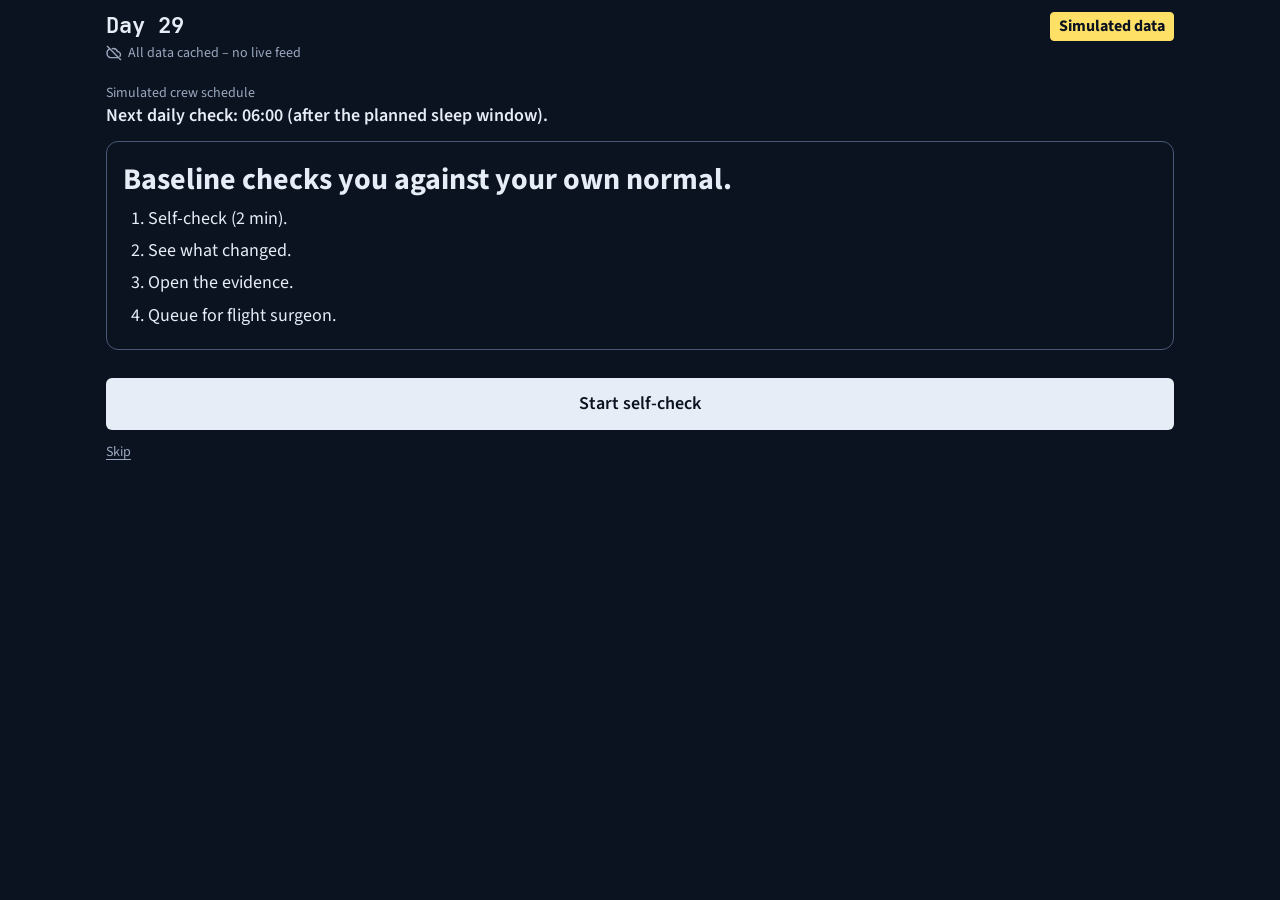
<file: index.html>
<!doctype html>
<html lang="en">
<head>
<meta charset="utf-8">
<meta name="viewport" content="width=device-width, initial-scale=1, viewport-fit=cover">
<meta http-equiv="Content-Security-Policy" content="default-src 'self'; style-src 'self' 'unsafe-inline'; img-src 'self' data:">
<title>Baseline daily check</title>
<link rel="icon" href="data:,">
<link rel="preload" href="fonts/source-sans-3-latin-wght-normal.woff2?v=fe93b8f82d" as="font" type="font/woff2" crossorigin>
<link rel="preload" href="fonts/jb-mono-regular.woff2?v=366a644383" as="font" type="font/woff2" crossorigin>
<link rel="stylesheet" href="tokens.css?v=482f5bfe40">
<script src="errors.js?v=8cd9c76036"></script>
<script src="theme.js?v=01a88a6408"></script>
<style>
* { box-sizing: border-box; }
html { -webkit-text-size-adjust: 100%; }
@media (hover: none) and (pointer: coarse) { /* touch screens only: no scrollbar track; scrolling still works */
  html { scrollbar-width: none; }
  html::-webkit-scrollbar { display: none; }
}
body {
  margin: 0;
  background: var(--scrub);
  color: var(--ink);
  font: 400 18px/1.45 var(--sans);
}
:focus-visible { outline: 2px solid var(--ink); outline-offset: 3px; }
h1[tabindex]:focus { outline: none; }
[hidden] { display: none !important; }
.js-error {
  margin: 0; padding: 8px 16px; background: var(--error); color: var(--ink);
  font-size: 14px; font-weight: 600; white-space: pre-wrap; overflow-wrap: anywhere;
}

.top {
  position: sticky; top: 0; z-index: 1;
  display: flex; flex-wrap: wrap; gap: 4px 8px; justify-content: space-between; align-items: flex-start; /* a badge or chip too wide to sit beside the line drops under it */
  max-width: 480px; margin: 0 auto; padding: 12px 16px 8px;
  background: var(--scrub); color: var(--quiet); font-size: 14px;
}
.top-left { display: flex; flex-direction: column; gap: 2px; }
#day-label { font-family: var(--mono); color: var(--ink); font-size: 22px; line-height: 1.3; font-weight: 600; }
.offline { display: flex; align-items: center; gap: 6px; white-space: nowrap; }
.offline svg { width: 16px; height: 16px; flex: none; }
.top-right { display: flex; align-items: center; gap: 8px; }
/* Big enough to read in a screen recording. */
.sim { padding: 2px 8px; border: 1px solid var(--sim-border); border-radius: 4px; background: var(--sim); color: var(--sim-ink); font-size: 16px; font-weight: 700; }
main { max-width: 480px; margin: 0 auto; padding: 0 16px 56px; }
h1 { margin: 12px 0 8px; font-size: 30px; line-height: 1.2; font-weight: 700; }
h2 { margin: 24px 0 4px; font-size: 22px; line-height: 1.25; font-weight: 700; }
p { margin: 0 0 12px; }
.meta { font-size: 14px; color: var(--quiet); }
.num { font-variant-numeric: tabular-nums; }

button, input { font: inherit; color: inherit; } /* 18 px inputs: iOS Safari zooms on focus below 16 px */
a { color: inherit; text-underline-offset: 3px; }
.primary {
  display: block; width: 100%; min-height: 52px; margin-top: 28px; padding: 12px 20px;
  border: 0; border-radius: 6px; background: var(--ink); color: var(--scrub);
  font-weight: 600; cursor: pointer;
}
.secondary {
  display: block; width: 100%; min-height: 52px; margin-top: 12px; padding: 12px 20px;
  border: 1.5px solid var(--ink); border-radius: 6px; background: none; color: var(--ink);
  font-weight: 600; cursor: pointer;
}
.n { font-variant-numeric: tabular-nums; white-space: nowrap; } /* a number and its unit inside a sentence (app.js monoNums): the sentence's own font, tabular figures */
#b1-reading .n, #b1-level .n { font-family: var(--mono); } /* the solar alert readouts stand alone: number font */
.text-button.back { display: flex; align-items: center; gap: 12px; color: var(--ink); font-size: 18px; }
.back::before { content: ""; width: 9px; height: 9px; margin-left: 4px; border-left: 2px solid currentColor; border-bottom: 2px solid currentColor; transform: rotate(45deg); }
.text-button {
  min-height: 44px; min-width: 44px; padding: 0; border: 0; background: none; text-align: left; /* "Skip" alone is narrower than 44 px */
  color: var(--quiet); font-size: 14px; text-decoration: underline; text-underline-offset: 3px; cursor: pointer;
}

/* Reaction test: the one framed object, because it is the part you touch. */
.rt {
  display: flex; flex-direction: column; align-items: center; justify-content: center; gap: 4px;
  width: 100%; height: 200px; margin-top: 12px;
  border: 1.5px solid var(--strong); border-radius: 12px; background: none;
  cursor: pointer; touch-action: manipulation; user-select: none; -webkit-user-select: none;
}
.rt:has(.rt-dot:not([hidden])) { background: var(--rt-go); }
.rt-dot { width: 64px; height: 64px; border-radius: 50%; background: var(--rt-dot); }
#rt-status, .step-field { font-family: var(--mono); }
#rt-status { margin-top: 12px; font-size: 16px; color: var(--ink); }
.step-field { font-size: 24px; }
#sleep { border-color: transparent; } /* the stepper buttons are the frame (design) */
.rt-big { font-family: var(--mono); font-size: 36px; line-height: 1.1; font-weight: 600; font-variant-numeric: tabular-nums; }
#rt-again { display: block; }

.daily { margin: 12px 0 0; font-weight: 600; }
.daily > span { display: block; }
.daily .meta { font-weight: 400; }
.guide { margin-top: 12px; padding: 20px 16px; border: 1.5px solid var(--strong); border-radius: 12px; }
.guide h1 { margin-top: 0; }
.guide ol { margin: 0; padding-left: 1.4em; }
.guide li + li { margin-top: 6px; }
.saved-box, .log { margin-top: 24px; padding-top: 16px; border-top: 1px solid var(--strong); }
.saved-box p { margin-top: 0; }

.stepper { display: grid; grid-template-columns: 56px 1fr 56px; gap: 8px; align-items: center; margin-top: 8px; }
.step-btn {
  min-height: 56px; border: 1px solid var(--strong); border-radius: 6px; background: none;
  font-size: 28px; line-height: 1; cursor: pointer; touch-action: manipulation;
}
.step-field { display: flex; align-items: baseline; justify-content: center; gap: 6px; font-weight: 600; }
.field {
  min-height: 48px; padding: 8px 12px; border: 1px solid var(--strong); border-radius: 6px;
  background: none; -webkit-appearance: none; appearance: none;
}
#sleep { width: 5ch; padding: 8px 4px; text-align: center; font-weight: 600; font-variant-numeric: tabular-nums; -moz-appearance: textfield; }
#sleep::-webkit-inner-spin-button, #sleep::-webkit-outer-spin-button { -webkit-appearance: none; margin: 0; }
#note { display: block; width: 100%; margin-top: 8px; }

label.q { display: block; margin-top: 20px; }
legend { display: block; padding: 0; margin: 0; }
fieldset { border: 0; padding: 0; margin: 28px 0 0; min-width: 0; }
.seg { display: grid; grid-template-columns: repeat(5, 1fr); gap: 6px; margin-top: 8px; }
.seg.two { grid-template-columns: 1fr 1fr; }
.seg input { position: absolute; opacity: 0; width: 1px; height: 1px; }
.seg label {
  display: flex; align-items: center; justify-content: center; min-height: 48px;
  border: 1px solid var(--strong); border-radius: 6px; font-weight: 600; cursor: pointer;
}
.seg input:checked + label { background: var(--ink); border-color: var(--ink); color: var(--scrub); }
.seg input:focus-visible + label { outline: 2px solid var(--ink); outline-offset: 3px; }
.ends { display: flex; justify-content: space-between; margin-top: 4px; font-size: 14px; color: var(--quiet); }
.eye-line { margin: 12px 0 0; font-size: 10px; line-height: 1.4; }
.missing { margin: 16px 0 0; font-weight: 600; }

.channel { margin-top: 20px; }
.channel-head { display: flex; justify-content: space-between; align-items: baseline; font-weight: 600; }
.channel-head .val { font-family: var(--mono); font-size: 20px; font-weight: 600; font-variant-numeric: tabular-nums; }
.plot { position: relative; height: 96px; }
.channel.bottom .plot { height: 118px; }
.summary-line { margin-bottom: 8px; padding-bottom: 12px; border-bottom: 1px solid var(--rule); font-weight: 700; }
.days-line { margin: -4px 0 8px; font-size: 20px; font-weight: 600; }
/* 7 days · 30 days (design P7b): one framed control, the pressed half filled. */
.range { display: grid; grid-template-columns: 1fr 1fr; gap: 4px; margin: 12px 0 0; padding: 3px; border: 1px solid var(--strong); border-radius: 8px; }
.range button {
  min-height: 44px; border: 0; border-radius: 6px; background: none; color: var(--quiet);
  font-family: var(--mono); font-size: 16px; cursor: pointer; touch-action: manipulation;
}
.range button[aria-pressed="true"] { background: var(--ink); color: var(--scrub); font-weight: 600; }
/* Two no-wrap units: the band, and "Flagged" with "Watching". On phones they sit in two tidy rows,
   on wider screens in one; a single item is never left alone on a line. */
.legend { display: flex; flex-wrap: wrap; gap: 4px 12px; list-style: none; padding: 0; margin: 0 0 12px; font-size: 14px; color: var(--quiet); }
.legend li, .legend li > span { display: flex; align-items: center; gap: 6px; white-space: nowrap; }
.legend li { gap: 12px; }
.legend li:first-child { gap: 6px; }
.key { flex: none; width: 12px; height: 12px; border-radius: 50%; }
.key.band { width: 16px; height: 10px; border-radius: 2px; background: var(--band); }
.key.dot { background: var(--flag); }
.key.ring { border: 2px solid var(--flag); background: var(--scrub); }
.follow-note { margin-top: 16px; }

.flag-list, .follow { list-style: none; padding: 0; margin: 20px 0 0; }
.flag-list li + li, .follow li + li { margin-top: 12px; }
.flag {
  position: relative; display: block; width: 100%; padding: 14px 40px 14px 18px; text-align: left;
  border: 1px solid var(--card-border); border-left: 4px solid var(--flag); border-radius: 8px;
  background: var(--card); box-shadow: var(--glow); cursor: pointer;
}
.flag::after { content: "›"; position: absolute; right: 8px; top: 50%; transform: translateY(-50%); font-size: 28px; color: var(--quiet); }
.flag.watch { border-left-style: dotted; }
@media (hover: hover) { /* touch screens keep :hover after a tap */
  .flag:hover { background: var(--band); }
  .flag:hover .flag-status { color: var(--ink); } /* quiet on the band would be under 4.5:1 */
}
.flag > span { display: block; }
.flag-name { font-size: 20px; font-weight: 700; }
.flag-line { font-variant-numeric: tabular-nums; }
.flag-status { color: var(--quiet); font-size: 16px; }
.flag-trend { margin-top: 10px; padding-top: 10px; border-top: 1px solid var(--rule); color: var(--quiet); font-size: 16px; font-variant-numeric: tabular-nums; }
.flag-trend-note { margin-top: 4px; color: var(--quiet); font-size: 14px; }
.follow strong { display: block; font-size: 20px; }
.follow li { position: relative; padding: 14px 16px 14px 56px; border: 1px solid var(--card-border); border-left: 4px solid var(--strong); border-radius: 8px; background: var(--card); }
.follow li.outside { border-left-color: var(--flag); }
.follow li.recovered::before { /* check mark */
  content: ""; position: absolute; left: 20px; top: 22px; width: 16px; height: 8px;
  border-left: 2.5px solid var(--ink); border-bottom: 2.5px solid var(--ink); transform: rotate(-45deg);
}
.follow .step-line { display: block; margin-top: 4px; color: var(--quiet); font-size: 16px; }
.spe-row, .radiation.fired .rad-line { padding-left: 14px; border-left: 4px solid var(--flag); }
/* Real NOAA data sits in its own box so it does not read as part of the simulated record. */
.radiation { margin-top: 36px; padding: 12px 14px; border: 1.5px solid var(--real-border); border-radius: 8px; background: var(--real); }
.radiation h2 { margin-top: 0; color: var(--real-head); font-size: 22px; }
.radiation p:last-child { margin-bottom: 0; }
.spe-row > span { display: block; }
/* Data sources (PLAN 4b, W2): closed by default; one line per source, the README table word for word. */
.range.three { grid-template-columns: repeat(3, 1fr); }
.skylab .legend { margin: 12px 0 8px; }
.skylab .legend li { padding: 0; border: 0; }
/* Mission-phase risks (PLAN item 5, design B3): static NASA text; each risk a card with its day 29 chip. */
.hazards h3 { margin: 4px 0 8px; font-size: 28px; line-height: 1.2; }
.hazards h4 { margin: 20px 0 4px; font-size: 20px; }
.hazards .trend-card { margin-top: 8px; }
.hazards .trend-card p + p { margin-top: 6px; }
.risk-head { display: flex; flex-wrap: wrap; justify-content: space-between; align-items: center; gap: 4px 8px; margin-bottom: 6px; font-size: 18px; }
.sources { margin-top: 24px; border-top: 1px solid var(--strong); }
.sources summary { min-height: 44px; padding: 6px 0; font-size: 22px; line-height: 32px; font-weight: 700; cursor: pointer; } /* list-item keeps the open/closed marker */
.sources ul { list-style: none; padding: 0; margin: 0; font-size: 16px; }
.sources li { padding: 10px 0; border-top: 1px solid var(--rule); overflow-wrap: anywhere; }
.sources .not-covered { margin: 0; padding: 12px 0 0; border-top: 1px solid var(--rule); font-size: 16px; font-weight: 600; }
/* Framed card for the mission-phase risks. The flag list no longer uses it: a projection is a quieter line inside its flag. */
.trend-card { padding: 12px 16px; border: 1px solid var(--card-border); border-radius: 8px; background: var(--card); }
.trend-card p { margin: 0; font-variant-numeric: tabular-nums; }
.trend-card .meta { margin-top: 6px; }
/* Solar storm alert (design B1): real NOAA data, so the chip replaces the "Simulated data" badge. */
.chip { padding: 4px 12px; border: 1.5px solid var(--real-border); border-radius: 999px; color: var(--real-head); font-size: 15px; font-weight: 700; white-space: nowrap; }
.alert-card {
  display: flex; flex-direction: column; min-height: calc(100vh - 150px); margin-top: 8px; padding: 20px 18px;
  border: 2px solid var(--flag); border-radius: 16px; background: var(--error); box-shadow: var(--glow);
}
.alert-card svg { width: 48px; height: 48px; color: var(--flag); }
#alert h1 { margin: 4px 0 12px; color: var(--flag); font-size: 44px; line-height: 1.1; }
.alert-card p { margin-bottom: 10px; }
#b1-reading { font-size: 20px; font-weight: 600; }
#b1-reading .n { display: block; color: var(--flag); }
.alert-card hr { width: 100%; margin: 8px 0 16px; border: 0; border-top: 1px solid var(--flag); }
#b1-step { font-size: 24px; line-height: 1.3; font-weight: 700; }
.alert-card .cite { margin-bottom: 6px; }
.alert-sources summary { min-height: 44px; padding: 6px 0; line-height: 32px; font-weight: 700; cursor: pointer; } /* list-item keeps the open/closed marker */
#replay-line:empty, #mars-replay-line:empty { display: none; }
#mars-replay { margin-top: 12px; }
#ev-extra p { margin: 8px 0 0; }
/* Show the maths (design B2). */
.maths-link { font-size: 16px; color: var(--ink); }
.maths-plot { position: relative; height: 240px; margin: 12px 0 8px; padding: 0 8px; border: 1px solid var(--card-border); border-radius: 12px; background: var(--card); }
.equation { margin: 16px 0; padding: 14px 16px; border: 1.5px solid var(--flag); border-radius: 10px; font-family: var(--mono); font-size: 17px; text-align: center; }

.readout {
  display: grid; grid-template-columns: minmax(7em, 38%) 1fr; gap: 8px 16px; margin: 8px 0 0;
  font-variant-numeric: tabular-nums;
}
.readout dt, .readout dd { border-top: 1px solid var(--rule); }
.readout dt { padding-top: 3px; font-size: 14px; color: var(--quiet); }
.readout dd { margin: 0; overflow-wrap: anywhere; font-weight: 600; }
.readout.nums dd:nth-of-type(-n+3) { font-family: var(--mono); } /* today, usual, spread */
.readout .usual-note { grid-column: 1 / -1; border-top: 0; color: var(--quiet); font-size: 14px; font-weight: 400; }
.cite { overflow-wrap: anywhere; }
#ev-words strong { font-weight: 700; }
.step-card { margin-top: 28px; padding: 20px 16px; border: 1px solid var(--card-border); border-radius: 12px; background: var(--card); }
.step-card h2 { margin-top: 0; }
#ev-step { font-size: 22px; line-height: 1.35; font-weight: 700; }
.step-card .cite { margin-bottom: 0; }
#ev-mark { min-height: 44px; margin-top: 16px; padding: 6px 20px; }
#ev-mark-line { position: relative; margin: 12px 0 0; padding-left: 28px; font-weight: 600; }
#ev-mark-line::before { /* check mark, as on the follow-up rows */
  content: ""; position: absolute; left: 3px; top: 7px; width: 14px; height: 7px;
  border-left: 2.5px solid var(--ink); border-bottom: 2.5px solid var(--ink); transform: rotate(-45deg);
}
#ev-mark-note { margin: 6px 0 0; }
#ev-source { margin-top: 20px; }

/* Evidence actions stay at the bottom of the screen, above the iPhone home indicator. */
#evidence { padding-bottom: calc(76px + env(safe-area-inset-bottom)); }
.bar {
  position: fixed; left: 0; right: 0; bottom: 0; z-index: 2;
  padding: 10px max(16px, env(safe-area-inset-right)) calc(10px + env(safe-area-inset-bottom)) max(16px, env(safe-area-inset-left));
  background: var(--scrub); border-top: 1px solid var(--rule);
}
.bar-inner { display: flex; gap: 8px; max-width: 448px; margin: 0 auto; }
.bar button { margin: 0; min-height: 52px; padding: 10px 14px; font-size: 18px; }
.bar .secondary { flex: 0 0 auto; width: auto; }
.bar .primary { flex: 1 1 auto; width: auto; }
#restart { margin-top: 28px; }
#to-flags-top { margin-top: 12px; }

.sent { font-weight: 600; }
.message { margin-top: 8px; padding-left: 14px; border-left: 2px solid var(--strong); }
.message p { margin-bottom: 8px; font-size: 16px; font-variant-numeric: tabular-nums; }

/* Flight surgeon view (PLAN item 6, design L1): the one screen that uses a laptop's width; one column on a phone. */
.wide .top, .wide main { max-width: 1360px; }
/* Tablet and laptop (Hrishin, 13 Nov 2026): the same screens fill the width. Nothing here applies under 700 px,
   so the phone layout is unchanged. The wrappers (.check-cols, .charts, .ev-cols) are plain blocks on a phone. */
@media (min-width: 700px) {
  .top, main { max-width: 900px; }
  .bar-inner { max-width: 868px; }
  .check-cols { display: grid; grid-template-columns: minmax(0, 1fr) minmax(0, 1fr); gap: 0 32px; align-items: start; }
  .check-vision { grid-column: 2; } /* tablet: still under sleep and mood */
  .charts { display: grid; grid-template-columns: repeat(2, minmax(0, 1fr)); gap: 20px 24px; margin-top: 20px; }
  .charts .channel { margin-top: 0; }
  .charts .channel.bottom { grid-column: 1 / -1; } /* reaction time, alone on the last row: full row */
}
@media (min-width: 1100px) {
  .top, main { max-width: 1100px; }
  .bar-inner { max-width: 1068px; }
  .charts { grid-template-columns: repeat(3, minmax(0, 1fr)); }
  .check-rest { grid-column: 2; grid-row: 1 / span 2; }
  .check-vision { grid-column: 1; grid-row: 2; } /* laptop: near vision under the reaction test, so both columns end near the same height */
  .ev-cols { display: grid; grid-template-columns: minmax(0, 1fr) minmax(0, 1fr); gap: 0 40px; align-items: start; }
  .ev-b > h2:first-child { margin-top: 0; } /* both columns start on the same line */
}
#crew h1 { font-size: 36px; }
.crew-grid { display: grid; gap: 24px; margin-top: 20px; }
.crew-rows { list-style: none; padding: 0; margin: 0; }
.crew-rows li + li { margin-top: 16px; }
.crew-row { display: grid; gap: 12px 24px; padding: 16px 20px; border: 1px solid var(--card-border); border-radius: 8px; background: var(--card); }
.crew-row.flagged { padding-left: 17px; border-left: 4px solid var(--flag); box-shadow: var(--glow); } /* same text edge as an unflagged row */
.crew-row.watch { border-left-style: dotted; }
.crew-row strong { display: block; font-size: 22px; }
.crew-row .secondary { width: auto; margin: 0; min-height: 44px; padding: 8px 20px; }
.crew-count { display: inline-block; margin-top: 4px; padding: 0 12px; border: 1.5px solid var(--strong); border-radius: 999px; font-family: var(--mono); font-size: 16px; white-space: nowrap; flex-shrink: 0; }
.flagged .crew-count { border-color: var(--flag); color: var(--flag); }
.crew-flag > span { display: block; }
.crew-rail { padding: 16px 20px; border: 1px solid var(--card-border); border-radius: 12px; background: var(--card); }
.crew-rail h2 { margin-top: 0; }
.crew-rail .message { margin: 12px 0; }
.crew-rail .message p:first-child { font-weight: 700; }
.crew-rail .message p:last-child { margin-bottom: 0; }
@media (min-width: 700px) { .crew-row { grid-template-columns: minmax(200px, max-content) minmax(0, 1fr) auto; align-items: center; } } /* the name column grows to fit its badge */
@media (min-width: 900px) { .crew-grid { grid-template-columns: minmax(0, 1fr) 440px; align-items: start; } }
</style>
</head>
<body>
<p id="js-error" class="js-error" role="alert" hidden></p>
<header class="top">
  <span class="top-left">
    <span id="day-label">Day 29</span>
    <span class="offline"><svg viewBox="0 0 24 24" fill="none" stroke="currentColor" stroke-width="2" stroke-linecap="round" stroke-linejoin="round" aria-hidden="true"><path d="M2 2l20 20M5.8 5.8A7 7 0 0 0 6.5 19h11m3.4-1.9A4.5 4.5 0 0 0 18 10h-.7A7 7 0 0 0 9.4 5.4"/></svg>All data cached – no live feed</span>
  </span>
  <span class="top-right">
    <span class="sim">Simulated data</span>
    <span id="b1-chip" class="chip" hidden></span>
  </span>
</header>
<main>

<section id="guide" aria-labelledby="guide-title">
  <p class="daily"><span class="meta">Simulated crew schedule</span><span id="daily-line"></span></p>
  <div class="guide">
    <h1 id="guide-title" tabindex="-1">Baseline checks you against your own normal.</h1>
    <ol>
      <li>Self-check (2 min).</li>
      <li>See what changed.</li>
      <li>Open the evidence.</li>
      <li>Queue for flight surgeon.</li>
    </ol>
  </div>
  <button id="guide-start" class="primary" type="button">Start self-check</button>
  <button class="text-button" type="button" data-go="today">Skip</button>
  <div id="saved-box" class="saved-box" hidden>
    <p id="saved-text"></p>
    <button id="saved-open" class="secondary" type="button" disabled>Open the latest saved self-check</button>
    <button id="saved-clear" class="text-button" type="button">Clear saved days</button>
  </div>
</section>

<section id="today" aria-labelledby="today-title" hidden>
  <h1 id="today-title" tabindex="-1">Morning check</h1>
  <p>Three short parts. Each answer is compared only with your own past days, not with anyone else's.</p>

  <div class="check-cols">
  <div class="check-rt">
  <h2>Reaction time</h2>
  <p class="meta how">How to measure: tap the field to start, then tap as soon as the dark circle appears, 1 to 3 seconds later. Five rounds; a tap before the circle or within 0.1 seconds of it repeats the round. The middle time of the five counts.</p>
  <button id="rt-field" class="rt" type="button" aria-describedby="rt-status">
    <span id="rt-dot" class="rt-dot" role="img" aria-label="Circle shown, tap now" hidden></span>
    <span id="rt-text">Tap here to start</span>
    <span id="rt-sub" class="meta"></span>
  </button>
  <button id="rt-recorded" class="secondary" type="button" disabled>Use recorded day-29 self-check (simulated)</button>
  <p id="rt-status" class="meta num" aria-live="polite">Round 1 of 5</p>
  <button id="rt-again" class="text-button" type="button" hidden>Run the test again</button>
  </div>
  <div class="check-rest">

  <h2>Sleep and mood</h2>
  <label class="q" for="sleep">How long did you sleep last night?</label>
  <p class="meta how">How to measure: type the hours you slept last night, or use − and + to change it by half an hour. 0 to 12 hours.</p>
  <div class="stepper">
    <button class="step-btn" type="button" data-step="-0.5" aria-label="Half an hour less">−</button>
    <span class="step-field"><input id="sleep" class="field" type="number" inputmode="decimal" step="0.5" min="0" max="12" value="7"> hours</span>
    <button class="step-btn" type="button" data-step="0.5" aria-label="Half an hour more">+</button>
  </div>
  <label class="q" for="note">Note (optional)</label>
  <input id="note" class="field" type="text" maxlength="120" autocomplete="off" enterkeyhint="done">

  <fieldset aria-describedby="quality-ends">
    <legend>How well did you sleep?</legend>
    <p class="meta how">How to measure: tap one number, from 1 (badly) to 5 (very well).</p>
    <div class="seg">
      <input type="radio" id="quality-1" name="quality" value="1"><label for="quality-1">1</label>
      <input type="radio" id="quality-2" name="quality" value="2"><label for="quality-2">2</label>
      <input type="radio" id="quality-3" name="quality" value="3"><label for="quality-3">3</label>
      <input type="radio" id="quality-4" name="quality" value="4"><label for="quality-4">4</label>
      <input type="radio" id="quality-5" name="quality" value="5"><label for="quality-5">5</label>
    </div>
    <div class="ends" id="quality-ends"><span>Badly</span><span>Very well</span></div>
  </fieldset>

  <fieldset aria-describedby="mood-ends">
    <legend>How is your mood this morning?</legend>
    <p class="meta how">How to measure: tap one number, from 1 (very low) to 5 (very good).</p>
    <div class="seg">
      <input type="radio" id="mood-1" name="mood" value="1"><label for="mood-1">1</label>
      <input type="radio" id="mood-2" name="mood" value="2"><label for="mood-2">2</label>
      <input type="radio" id="mood-3" name="mood" value="3"><label for="mood-3">3</label>
      <input type="radio" id="mood-4" name="mood" value="4"><label for="mood-4">4</label>
      <input type="radio" id="mood-5" name="mood" value="5"><label for="mood-5">5</label>
    </div>
    <div class="ends" id="mood-ends"><span>Very low</span><span>Very good</span></div>
  </fieldset>

  </div>
  <div class="check-vision">
  <h2>Near vision</h2>
  <p class="meta how">How to measure: hold the phone where you normally read, read the line below, then tap Clear or Blurred.</p>
  <p class="eye-line">The galley water heater is back online after the filter swap on Thursday.</p>
  <fieldset>
    <legend>The line looks</legend>
    <div class="seg two">
      <input type="radio" id="vision-clear" name="vision" value="clear"><label for="vision-clear">Clear</label>
      <input type="radio" id="vision-blurred" name="vision" value="blurred"><label for="vision-blurred">Blurred</label>
    </div>
  </fieldset>
  </div>
  </div>

  <p id="missing" class="missing" role="alert"></p>
  <button id="save" class="primary" type="button" disabled>Save and compare</button>
</section>

<section id="console" aria-labelledby="console-title" hidden>
  <h1 id="console-title" tabindex="-1">Health status</h1>
  <p id="console-days" class="days-line">Your last 29 days</p>
  <ul class="legend" aria-label="Chart key">
    <li><span class="key band"></span><span id="legend-band">Usual range</span></li>
    <li><span><span class="key dot"></span>Flagged</span><span><span class="key ring"></span>Watching</span></li>
  </ul>
  <p id="console-summary" class="summary-line"></p>
  <button id="to-flags-top" class="primary" type="button" data-go="flags">See what changed</button>
  <div class="range" role="group" aria-label="Days shown">
    <button type="button" data-range="7" aria-pressed="false">7 days</button>
    <button type="button" data-range="0" aria-pressed="true">30 days</button>
  </div>
  <div class="charts">
  <div class="channel" data-signal="heart_rate_bpm">
    <div class="channel-head"><span>Heart rate</span><span class="val"></span></div>
    <div class="plot"><canvas role="img"></canvas></div>
  </div>
  <div class="channel" data-signal="hrv_rmssd_ms">
    <div class="channel-head"><span>Heart rate variability</span><span class="val"></span></div>
    <div class="plot"><canvas role="img"></canvas></div>
  </div>
  <div class="channel" data-signal="spo2_pct">
    <div class="channel-head"><span>Blood oxygen</span><span class="val"></span></div>
    <div class="plot"><canvas role="img"></canvas></div>
  </div>
  <div class="channel" data-signal="core_temp_c">
    <div class="channel-head"><span>Core temperature</span><span class="val"></span></div>
    <div class="plot"><canvas role="img"></canvas></div>
  </div>
  <div class="channel" data-signal="sleep_hours">
    <div class="channel-head"><span>Sleep</span><span class="val"></span></div>
    <div class="plot"><canvas role="img"></canvas></div>
  </div>
  <div class="channel" data-signal="mood_1to5">
    <div class="channel-head"><span>Mood</span><span class="val"></span></div>
    <div class="plot"><canvas role="img"></canvas></div>
  </div>
  <div class="channel bottom" data-signal="reaction_ms">
    <div class="channel-head"><span>Reaction time</span><span class="val"></span></div>
    <div class="plot"><canvas role="img"></canvas></div>
  </div>
  </div>
  <div id="radiation" class="radiation">
    <h2>Real data: NASA MSL RAD and NOAA GOES</h2>
    <p id="mars-line" class="rad-line num"></p>
    <p id="mars-source" class="meta"></p>
    <p id="rad-line" class="rad-line num"></p>
    <p id="rad-source" class="meta"></p>
    <button id="replay" class="secondary" type="button">Replay a real solar storm: 9 September 2024</button>
    <p id="replay-line" class="meta num" aria-live="polite"></p>
    <button id="mars-replay" class="secondary" type="button">Replay a real Mars radiation surge: 20 May 2024</button>
    <p id="mars-replay-line" class="meta num" aria-live="polite"></p>
  </div>
  <details id="skylab" class="sources skylab">
    <summary>Real crew record: Skylab 4</summary>
    <p class="meta">Real NASA data · crew log estimate: each crewman's own morning estimate, not measured.</p>
    <div class="range three" role="group" aria-label="Crew role">
      <button type="button" data-role="CDR" aria-pressed="true">CDR</button>
      <button type="button" data-role="PLT" aria-pressed="false">PLT</button>
      <button type="button" data-role="SPT" aria-pressed="false">SPT</button>
    </div>
    <div class="channel bottom">
      <div class="channel-head"><span>Total sleep</span></div>
      <div class="plot"><canvas id="skylab-chart" role="img"></canvas></div>
    </div>
    <ul class="legend" aria-label="Chart key">
      <li><span class="key band"></span><span id="skylab-band">Usual range</span></li>
      <li><span><span class="key dot"></span>Flagged</span><span><span class="key ring"></span>Watching</span></li>
    </ul>
    <p id="skylab-counts" class="num"></p>
    <p id="skylab-notes" class="meta num" hidden></p>
    <p class="meta">Source: <a href="https://ntrs.nasa.gov/citations/19750019675" target="_blank" rel="noopener noreferrer">NASA CR-141886, Experiment M133 final report, Tables VIII–X, NTRS 19750019675</a></p>
  </details>
  <details id="hazards" class="sources hazards">
    <summary>Mission-phase risks</summary>
    <h3>Day 29 of flight</h3>
    <p>NASA's five hazards of long missions, with NASA's numbers. The day 29 lines are our reading of NASA's timings.</p>
    <section>
      <h4>Space radiation</h4>
      <p>"Invisible to the human eye, space radiation is not only stealthy but considered one of the most hazardous aspects of spaceflight."</p>
      <p class="meta">Source: <a href="https://www.nasa.gov/hrp/hazards/" target="_blank" rel="noopener noreferrer">NASA Human Research Program, 5 Hazards of Human Spaceflight</a></p>
    </section>
    <section>
      <h4>Isolation and confinement</h4>
      <p>"Behavioral responses occur among groups of people far from Earth who are isolated and confined in a small space over a long period of time."</p>
      <p class="meta">Source: <a href="https://www.nasa.gov/hrp/hazard-isolation-and-confinement/" target="_blank" rel="noopener noreferrer">NASA Human Research Program, Hazard: Isolation and Confinement</a></p>
    </section>
    <section>
      <h4>Distance from Earth</h4>
      <p>"Instructions, new supplies, medical care, and more become increasingly challenging to receive from Earth as astronauts venture deeper into space."</p>
      <p class="meta">Source: <a href="https://www.nasa.gov/hrp/hazard-distance-from-earth/" target="_blank" rel="noopener noreferrer">NASA Human Research Program, Hazard: Distance From Earth</a></p>
    </section>
    <section>
      <h4>Gravity fields</h4>
      <p>"Floating weightlessly within a spacecraft can lead to dizziness, bone and muscle loss, vision issues, and more."</p>
      <p class="meta">Source: <a href="https://www.nasa.gov/hrp/hazard-gravity-fields/" target="_blank" rel="noopener noreferrer">NASA Human Research Program, Hazard: Gravity Fields</a></p>
      <div class="trend-card">
        <div class="risk-head"><strong>Space adaptation syndrome</strong><span class="chip">Day 29: usually past</span></div>
        <p>"Space Adaptation Syndrome (SAS) occurs in up to 70% of first-time fliers (30% of whom may experience vomiting) during the first 48 to 72 hours of microgravity."</p>
        <p class="meta">Source: <a href="https://www.nasa.gov/wp-content/uploads/2020/10/2022-04-08_nasa-std-3001_vol_2_rev_c_final.pdf" target="_blank" rel="noopener noreferrer">NASA-STD-3001 Vol 2 Rev C, [V2 7102] rationale, p.96</a></p>
      </div>
      <div class="trend-card">
        <div class="risk-head"><strong>Headward fluid shift</strong><span class="chip">Day 29: ongoing</span></div>
        <p>The total fluid shift was reported to be 2 L, most of it in the first 6 to 10 hours after entering microgravity.</p>
        <p class="meta">Source: <a href="https://ntrs.nasa.gov/citations/20180000936" target="_blank" rel="noopener noreferrer">NTRS 20180000936, Evidence Report: Risk of Spaceflight Associated Neuro-ocular Syndrome (SANS), pp.69–70</a></p>
        <p class="meta">Source for "ongoing": <a href="https://ntrs.nasa.gov/citations/20140003729" target="_blank" rel="noopener noreferrer">NTRS 20140003729, Evidence Report: Risk of Decompression Sickness (DCS), p.11</a></p>
      </div>
      <div class="trend-card">
        <div class="risk-head"><strong>Bone loss</strong><span class="chip">Day 29: ongoing</span></div>
        <p>"Without the continuous load of Earth’s gravity, weight-bearing bones lose on average 1% to 1.5% of mineral density per month during spaceflight."</p>
        <p class="meta">Source: <a href="https://www.nasa.gov/hrp/hazard-gravity-fields/" target="_blank" rel="noopener noreferrer">NASA Human Research Program, Hazard: Gravity Fields</a></p>
        <p>With resistive exercise on ARED, hip and spine loss has been reduced to 0.3 to 0.5% per month.</p>
        <p class="meta">Source: <a href="https://humanresearchroadmap.nasa.gov/evidence/reports/Osteo.pdf" target="_blank" rel="noopener noreferrer">NASA Evidence Report: Risk of Early Onset Osteoporosis Due to Space Flight, p.21</a></p>
      </div>
    </section>
    <section>
      <h4>Hostile closed environments</h4>
      <p>"Maintaining a safe ecosystem inside a vehicle presents unique challenges, from ensuring optimal temperatures, pressures, and lighting, to reducing noise, monitoring microbial communities, and tracking immune responses."</p>
      <p class="meta">Source: <a href="https://www.nasa.gov/hrp/hazard-hostile-closed-environments/" target="_blank" rel="noopener noreferrer">NASA Human Research Program, Hazard: Hostile/Closed Environments</a></p>
    </section>
  </details>
  <details id="sources" class="sources">
    <summary>Data sources</summary>
    <p class="meta">Source · agency · used for · real or simulated · id or link. Links open the source online; nothing is fetched.</p>
    <ul>
      <li><strong>OSDR / GeneLab</strong> · NASA · Study id and URL behind every flag · Real · <a href="https://osdr.nasa.gov" target="_blank" rel="noopener noreferrer">osdr.nasa.gov</a> (REST, no key)</li>
      <li><strong>NASA Technical Reports Server (NTRS), Human Research Program reports</strong> · NASA · Reference numbers, countermeasure protocols · Real · <a href="https://ntrs.nasa.gov" target="_blank" rel="noopener noreferrer">ntrs.nasa.gov</a></li>
      <li><strong>NASA-STD-3001 Vol 1 Rev C</strong> · NASA · Guidance source [V1 3004] for the heart rate, blood oxygen, core temperature, mood and 48-hour steps · Real · <a href="https://standards.nasa.gov/sites/default/files/standards/NASA/C//nasa-std-3001-vol-1-rev-c-signature.pdf" target="_blank" rel="noopener noreferrer">NASA-STD-3001 Vol 1 Rev C (PDF)</a></li>
      <li><strong>NASA OCHMO-TB-016 Rev B</strong> · NASA · Guidance source for the mood step · Real · <a href="https://www.nasa.gov/wp-content/uploads/2023/12/ochmo-tb-016-behavioral-health.pdf" target="_blank" rel="noopener noreferrer">OCHMO-TB-016 (PDF)</a></li>
      <li><strong>MSL RAD (Curiosity rover)</strong> · NASA (SPDF CDAWeb; archived at PDS PPI) · Real Mars surface radiation level for the radiation indicator · Real · <a href="https://cdaweb.gsfc.nasa.gov/misc/NotesM.html#MSL_RAD_OBS-L2" target="_blank" rel="noopener noreferrer">CDAWeb MSL_RAD_OBS-L2</a>, <a href="https://pds-ppi.igpp.ucla.edu/data/MSL-M-RAD-3-RDR-V1.0/" target="_blank" rel="noopener noreferrer">PDS MSL-M-RAD-3-RDR-V1.0</a>, <a href="https://doi.org/10.48322/20qb-4e17" target="_blank" rel="noopener noreferrer">DOI 10.48322/20qb-4e17</a></li>
      <li><strong>GOES proton flux</strong> · NOAA · Solar particle event alert · Real · <a href="https://services.swpc.noaa.gov/json/goes/primary/integral-protons-7-day.json" target="_blank" rel="noopener noreferrer">SWPC 7-day integral protons</a></li>
      <li><strong>NOAA SWPC Solar Radiation Storm page</strong> · NOAA · S1 level for the solar storm alert: 10 pfu or more at 10 MeV or more · Real · <a href="https://www.swpc.noaa.gov/phenomena/solar-radiation-storm" target="_blank" rel="noopener noreferrer">swpc.noaa.gov solar radiation storm</a></li>
      <li><strong>NASA-STD-3001 Vol 2 Rev C</strong> · NASA · Source [V2 6100] for alerting the crew in the solar storm alert · Real · <a href="https://www.nasa.gov/wp-content/uploads/2020/10/2022-04-08_nasa-std-3001_vol_2_rev_c_final.pdf" target="_blank" rel="noopener noreferrer">NASA-STD-3001 Vol 2 Rev C (PDF)</a></li>
      <li><strong>NASA OCHMO-TB-020 Rev E</strong> · NASA · Source for the step "Go to the storm shelter." · Real · <a href="https://www.nasa.gov/wp-content/uploads/2023/03/radiation-protection-technical-brief-ochmo.pdf" target="_blank" rel="noopener noreferrer">OCHMO-TB-020 (PDF)</a></li>
      <li><strong>Solar proton event list, 9 Sep 2024</strong> · NOAA (Australian Bureau of Meteorology as second report) · Solar storm replay · Real · <a href="https://www.ngdc.noaa.gov/stp/space-weather/interplanetary-data/solar-proton-events/SEP%20page%20code.html" target="_blank" rel="noopener noreferrer">NCEI proton events</a>, SWPC event list SPE.txt (line 383), <a href="https://listserver.ips.gov.au/pipermail/ips-proton-alert/2024-September/000530.html" target="_blank" rel="noopener noreferrer">BoM alert</a></li>
      <li><strong>Mars radiation surge, 20 May 2024</strong> · NASA (SPDF CDAWeb; MSL RAD team; Solar Physics paper) · Mars surge replay · Real · <a href="https://cdaweb.gsfc.nasa.gov/misc/NotesM.html#MSL_RAD_OBS-L2" target="_blank" rel="noopener noreferrer">CDAWeb MSL_RAD_OBS-L2</a>, <a href="https://www.nasa.gov/solar-system/planets/mars/nasa-watches-mars-light-up-during-epic-solar-storm/" target="_blank" rel="noopener noreferrer">NASA article</a>, <a href="https://wrmiss.org/workshops/twentyseventh/Hassler.pdf" target="_blank" rel="noopener noreferrer">MSL RAD team slides p.17</a>, <a href="https://doi.org/10.1007/s11207-025-02482-4" target="_blank" rel="noopener noreferrer">DOI 10.1007/s11207-025-02482-4</a></li>
      <li><strong>Skylab 4 crew sleep estimates (Experiment M133 final report)</strong> · NASA · Real crew record: each crewman's own morning estimate of total sleep, 84 nights, through the sleep rule · Real (crew log estimate) · <a href="https://ntrs.nasa.gov/citations/19750019675" target="_blank" rel="noopener noreferrer">NASA CR-141886, NTRS 19750019675</a>, Tables VIII–X</li>
      <li><strong>Vitals telemetry</strong> · ours, simulated · Daily heart rate, HRV, SpO2, core temperature, sleep, exercise minutes, reaction time, mood · Simulated · data/fixtures</li>
    </ul>
    <p class="not-covered">Not covered: blood pressure and blood sugar. The challenge statement names both, but only simulated values would be possible, so they were left out when the scope was set on 28 Oct 2026.</p>
  </details>
  <div id="followup" hidden>
    <h2>Since yesterday</h2>
    <ul id="follow-list" class="follow"></ul>
    <p class="meta follow-note">Day 30 readings come from the simulated record.</p>
  </div>
  <button id="to-flags" class="primary" type="button" data-go="flags">See what changed</button>
  <button id="restart" class="secondary" type="button" hidden>Start the demo again</button>
  <div id="log" class="log">
    <h2>Daily log</h2>
    <p id="saved-line" class="meta"></p>
    <p class="meta">Kept in this browser on this device only. No cloud, no network.</p>
    <button id="export" class="secondary" type="button">Download the daily log (CSV)</button>
    <button id="clear-saved" class="text-button" type="button">Clear saved days</button>
  </div>
  <button id="to-crew" class="text-button" type="button" data-go="crew">Flight surgeon view</button>
</section>

<section id="flags" aria-labelledby="flags-title" hidden>
  <button id="flags-back" class="text-button back" type="button" data-go="console">Back to the chart</button>
  <p id="flags-who" class="days-line" hidden></p>
  <h1 id="flags-title" tabindex="-1">What changed today</h1>
  <p id="flags-meta" class="meta"></p>
  <ul id="flag-list" class="flag-list"></ul>
  <p id="flag-note" hidden></p>
</section>

<section id="evidence" aria-labelledby="ev-title" hidden>
  <p id="ev-who" class="days-line" hidden></p>
  <p id="ev-replay" class="days-line" hidden></p>
  <h1 id="ev-title" tabindex="-1"></h1>
  <div class="ev-cols">
  <div class="ev-a">
  <p id="ev-plain"></p>
  <p id="ev-note" hidden></p>
  <h2>The numbers</h2>
  <dl id="ev-numbers" class="readout"></dl>
  <p id="ev-rounding" class="meta">Numbers are shown to one decimal.</p>
  <div id="ev-extra" hidden></div>
  <button id="ev-maths" class="text-button maths-link" type="button">Show the maths</button>
  </div>
  <div class="ev-b">
  <h2>Why it matters</h2>
  <p id="ev-words"></p>
  <p id="ev-study" class="cite"></p>
  <p id="ev-strength" class="cite"></p>
  <details id="ev-replay-sources" class="alert-sources" hidden><summary>Sources</summary><div id="ev-replay-list"></div></details>
  <div class="step-card">
    <h2>Guidance</h2>
    <p id="ev-step"></p>
    <p id="ev-step-source" class="cite"></p>
    <button id="ev-mark" class="secondary" type="button">Mark step done</button>
    <p id="ev-mark-line" aria-live="polite" hidden></p>
    <p id="ev-mark-note" class="meta" hidden>Not saved: this browser blocks storage, so this mark is kept for this visit only.</p>
  </div>
  </div>
  </div>
  <p id="ev-source" class="meta"></p>
  <div class="bar">
    <div class="bar-inner">
      <button id="ev-back" class="secondary" type="button" data-go="flags">Back to list</button>
      <button id="queue-btn" class="primary" type="button">Queue for flight surgeon</button>
    </div>
  </div>
</section>

<section id="maths" aria-labelledby="maths-title" hidden>
  <button class="text-button back" type="button" data-go="evidence">Back to the evidence</button>
  <h1 id="maths-title" tabindex="-1">How this flag is decided</h1>
  <p id="maths-sub" class="days-line"></p>
  <div class="maths-plot"><canvas id="maths-chart" role="img"></canvas></div>
  <p id="maths-bins" class="meta num"></p>
  <p id="maths-numbers" class="num"></p>
  <p id="maths-sum" class="equation num"></p>
  <p id="maths-rule"></p>
  <p class="meta">Numbers are shown to as many decimals as the sum needs.</p>
  <p id="maths-window" class="meta"></p>
</section>

<section id="queue" aria-labelledby="queue-title" hidden>
  <button class="text-button back" type="button" data-go="evidence">Back to the evidence</button>
  <h1 id="queue-title" tabindex="-1">Needs flight surgeon attention</h1>
  <p class="sent">Added to the on-device queue. A reply can come up to 40 minutes later: up to 20 minutes each way at Mars distance.</p>
  <p class="cite">Source: <a href="https://www.nasa.gov/hrp/hazard-distance-from-earth/" target="_blank" rel="noopener noreferrer">NASA Human Research Program, Hazard: Distance From Earth</a></p>
  <h2>Summary in the queue</h2>
  <div id="message" class="message"></div>
  <p class="meta">Demo only: nothing leaves this device.</p>
  <button id="next-day" class="primary" type="button">Show next day</button>
</section>

<section id="crew" aria-labelledby="crew-title" hidden>
  <h1 id="crew-title" tabindex="-1">Flight surgeon – crew status</h1>
  <p>Three crew, one screen. Each row is that person checked against their own normal.</p>
  <div class="crew-grid">
    <ul id="crew-rows" class="crew-rows"></ul>
    <aside class="crew-rail">
      <h2>Queued summaries</h2>
      <div id="crew-queue"></div>
      <p class="meta">Demo only: nothing leaves this device.</p>
    </aside>
  </div>
</section>

<section id="alert" aria-labelledby="alert-title" hidden>
  <button id="b1-back" class="text-button back" type="button">Back to the chart</button>
  <div class="alert-card">
    <svg viewBox="0 0 24 24" fill="none" stroke="currentColor" stroke-width="2" stroke-linecap="round" stroke-linejoin="round" aria-hidden="true"><path d="M10.3 3.9 1.8 18a2 2 0 0 0 1.7 3h17a2 2 0 0 0 1.7-3L13.7 3.9a2 2 0 0 0-3.4 0zM12 9v4M12 17h.01"/></svg>
    <h1 id="alert-title" tabindex="-1">Shelter now</h1>
    <p id="b1-step"></p>
    <p id="b1-reading" class="num" aria-live="polite"></p>
    <p id="b1-level" class="num"></p>
    <p id="b1-when" class="meta num"></p>
    <hr>
    <details id="b1-details" class="alert-sources">
      <summary>Sources</summary>
      <div id="b1-sources"></div>
      <p id="b1-source" class="meta cite"></p>
      <p id="b1-strength" class="meta cite"></p>
    </details>
  </div>
</section>

</main>
<script src="vendor/chart.umd.js?v=943f58faf8"></script>
<script src="rules.js?v=2b5f20a022"></script>
<script src="trend.js?v=076b8d7565"></script>
<script src="skylab4.js?v=68142f1765"></script>
<script src="projection.js?v=1eb08e8dd9"></script>
<script src="maths.js?v=055119f2d0"></script>
<script src="mars.js?v=0a75517682"></script>
<script src="spe.js?v=8dc481d0f5"></script>
<script src="reaction.js?v=0c373ca889"></script>
<script src="store.js?v=cb99d76b39"></script>
<script src="app.js?v=f63737eba9"></script>
</body>
</html>
</file>
<file: tokens.css>
/* Design tokens: the dark palette and two fonts from the final canvas (docs/DESIGN_BRIEF.md "Global rules").
   Dark only (Hrishin, 11 Nov 2026): one palette on plain :root, no light palette, nothing switches it.
   Every variable index.html or app.js uses must be defined here (tests/test_web.py checks). */
@font-face {
  font-family: "Source Sans 3";
  src: url("fonts/source-sans-3-latin-wght-normal.woff2?v=fe93b8f82d") format("woff2");
  font-weight: 200 900;
  font-display: swap;
}
@font-face {
  font-family: "JetBrains Mono";
  src: url("fonts/jb-mono-regular.woff2?v=366a644383") format("woff2");
  font-weight: 400;
  font-display: swap;
}
@font-face {
  font-family: "JetBrains Mono";
  src: url("fonts/jb-mono-bold.woff2?v=3924a03279") format("woff2");
  font-weight: 700;
  font-display: swap;
}

/* Dark – mission console. */
:root {
  color-scheme: dark;
  --sans: "Source Sans 3", system-ui, sans-serif;
  --mono: "JetBrains Mono", ui-monospace, monospace;
  --scrub: #0B1220;
  --ink: #E6EDF7;
  --quiet: #9AA8BE;
  --rule: #26334D;
  --band: rgba(154, 168, 190, 0.22); /* #9AA8BE at low opacity */
  --flag: #FF8A3D;
  --sim: #FFE066;
  --sim-ink: #0B1220;
  --sim-border: #FFE066;
  --error: #1A1410;
  --real: #0E1A2C;
  --real-border: #4FD1E8;
  --real-head: #4FD1E8;
  --card: #121B2E;
  --card-border: #26334D;
  --strong: #4A5A75;
  --rt-go: #E6EDF7;
  --rt-dot: #0B1220;
  --glow: -4px 0 14px -6px rgba(255, 138, 61, 0.55); /* soft orange glow on flagged items */
}
</file>
